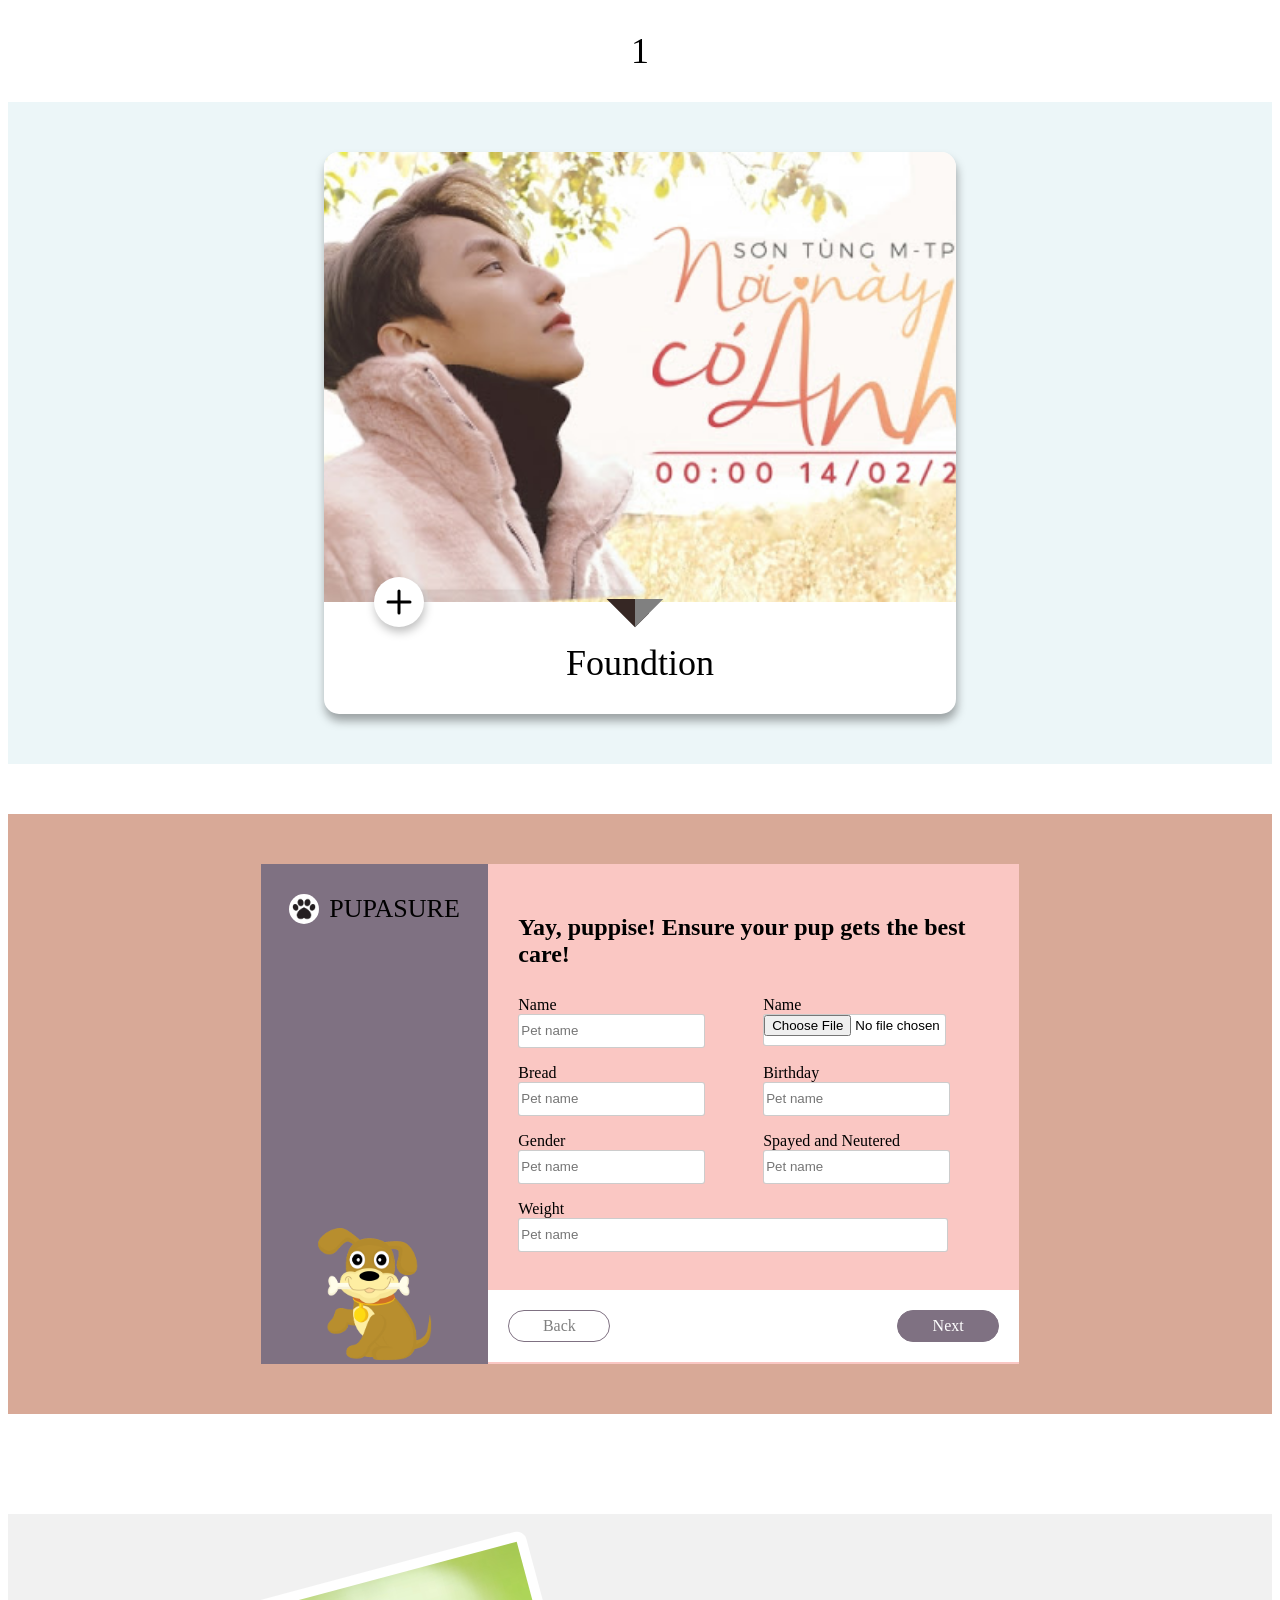
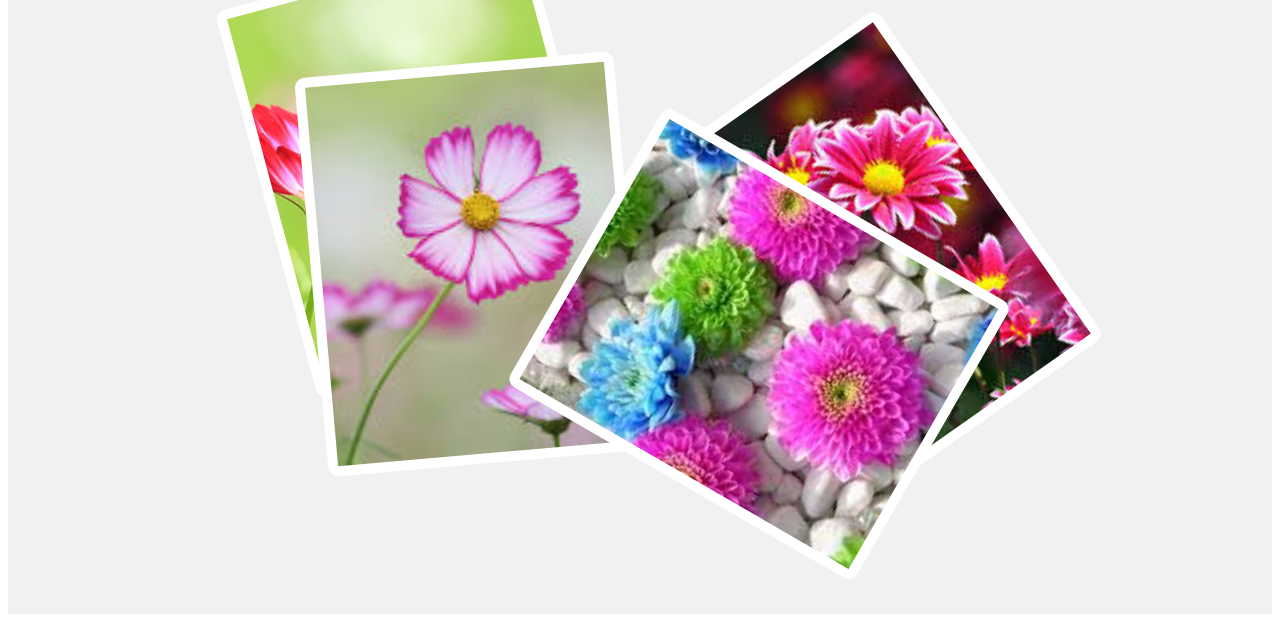
<file: buoi6/index.html>
<!DOCTYPE html>
<html lang="en">
<head>
    <meta charset="UTF-8">
    <meta name="viewport" content="width=device-width, initial-scale=1.0">
    <title>BTVN BUOI 6</title>
    <link rel="stylesheet" href="./assets/css/style.css">
</head>
<body>
    <h2 class="title_default">1</h2>
    <div class="section_cardfoundation">
        <div class="element_card">
            <div class="img">
                <img src="./assets/img/1.jpg" alt="">
                <div class="text_content">
                    <a href="" title="">read</a>
                </div>
            </div>
            <div class="text">
                <h3><a href="#" title="">foundtion</a></h3>
            </div>
            <div class="btn_seemore">
            </div>
        </div>
    </div>

    <div class="section_form_pet">
        <div class="element_form_pet">
            <div class="img_pet">
                <div class="title">
                    <p><img src="assets/img/2.jpeg" alt=""></p>
                    <p>pupasure</p>
                </div>
                <div class="img">
                    <img src="assets/img/1.png" alt="">
                </div>
            </div>

            <div class="form_info">
                <div class="box_info">
                    <h2 class="heading">Yay, puppise! Ensure your pup gets the best care!</h2>
                    <div class="box_input box_input_part">
                        <p>Name</p>
                        <input type="text" name="" placeholder="Pet name">
                    </div>
                    <div class="box_input box_input_part">
                        <p>Name</p>
                        <input type="file" name="" placeholder="Upload photo">
                    </div>
                    <div class="box_input box_input_part">
                        <p>Bread</p>
                        <input type="text" name="" placeholder="Pet name">
                    </div>
                    <div class="box_input box_input_part">
                        <p>Birthday</p>
                        <input type="text" name="" placeholder="Pet name">
                    </div>
                    <div class="box_input box_input_part">
                        <p>Gender</p>
                        <input type="text" name="" placeholder="Pet name">
                    </div>
                    <div class="box_input box_input_part">
                        <p>Spayed and Neutered</p>
                        <input type="text" name="" placeholder="Pet name">
                    </div>
                    <div class="box_input box_input_pull">
                        <p>Weight</p>
                        <input type="text" name="" placeholder="Pet name">
                    </div>
                </div>

                <div class="btn_info_form">
                    <a href="" class="btn btn_prev" title="">Back</a>
                    <a href="" class="btn btn_next" title="">Next</a>
                </div>
            </div>
        </div>
    </div>

    <div class="section_gallery">
        <div class="element_gallery">
            <div class="img">
                <img src="assets/img/4.jpg" alt="">
            </div>
            <div class="img">
                <img src="assets/img/5.jpg" alt="">
            </div>
            <div class="img">
                <img src="assets/img/6.jpg" alt="">
            </div>
            <div class="img">
                <img src="assets/img/7.jpg" alt="">
            </div>
        </div>
    </div>
   
</body>
</html>
</file>
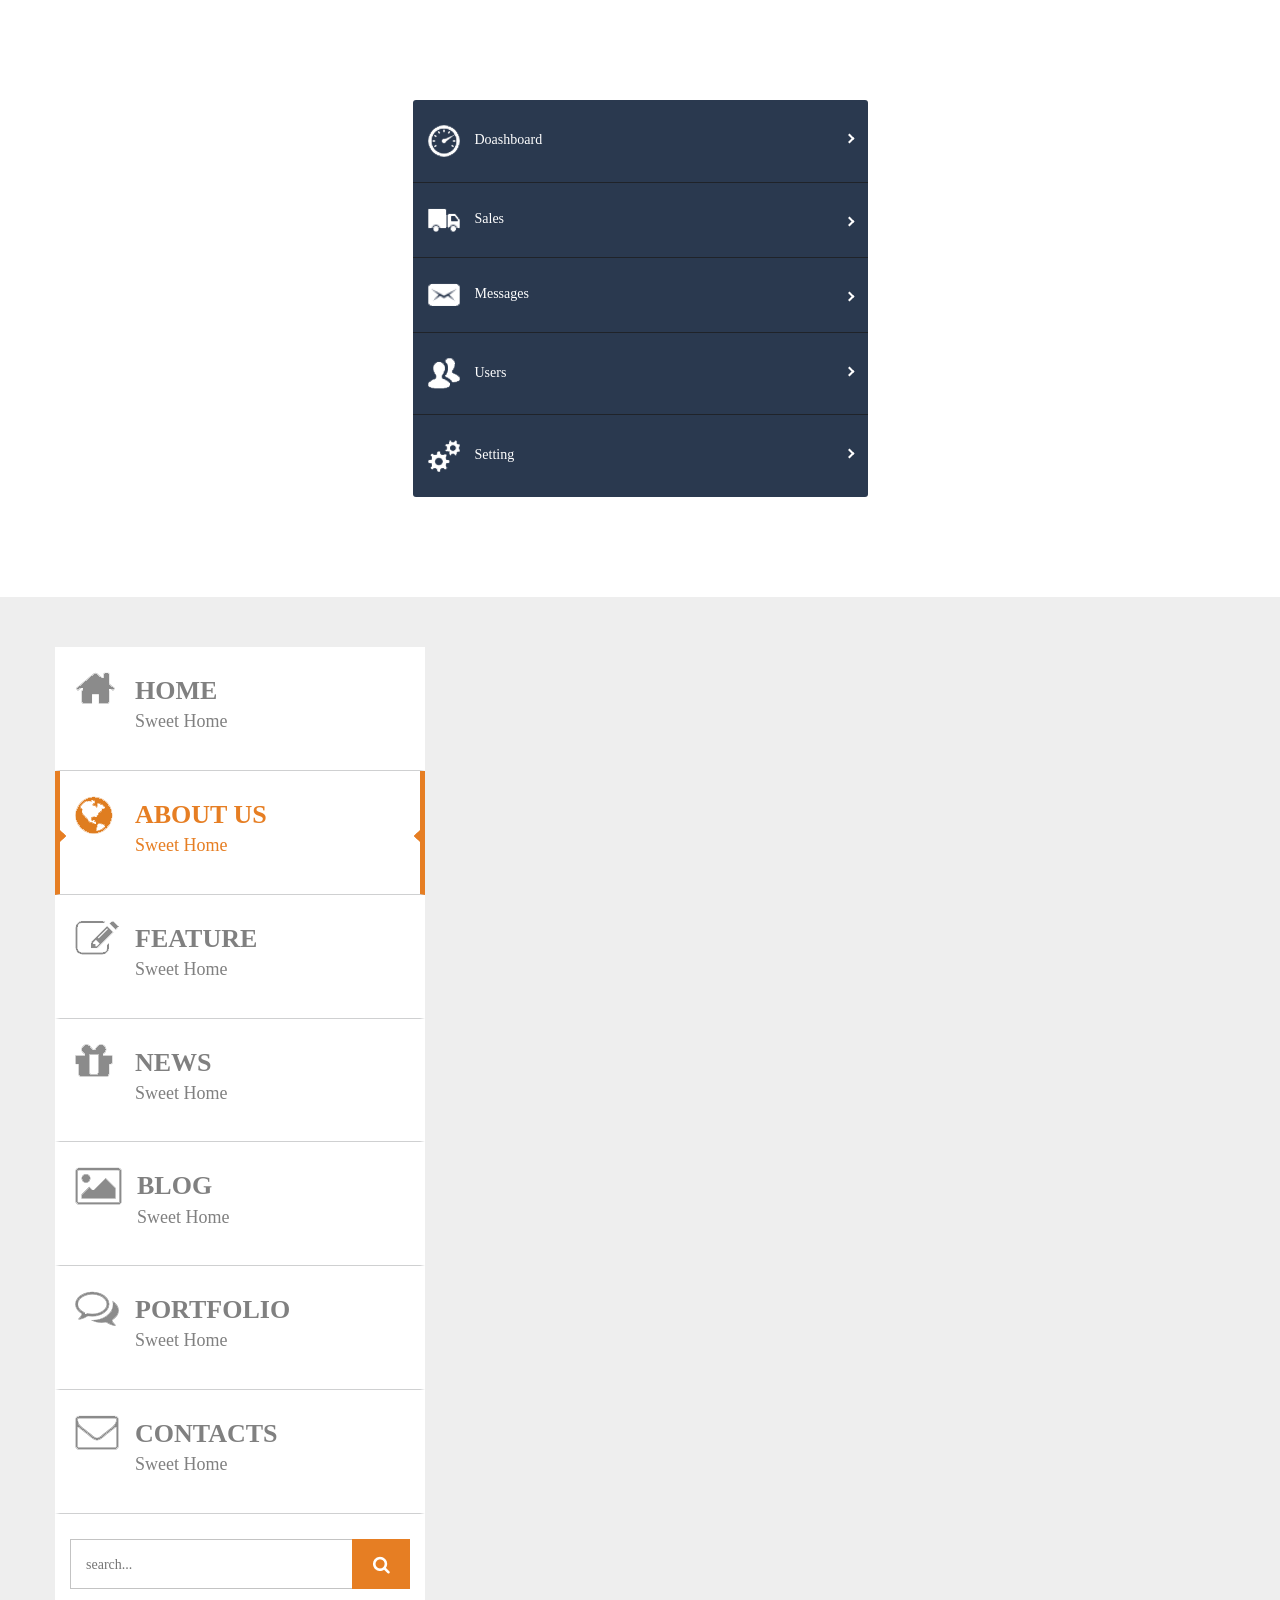
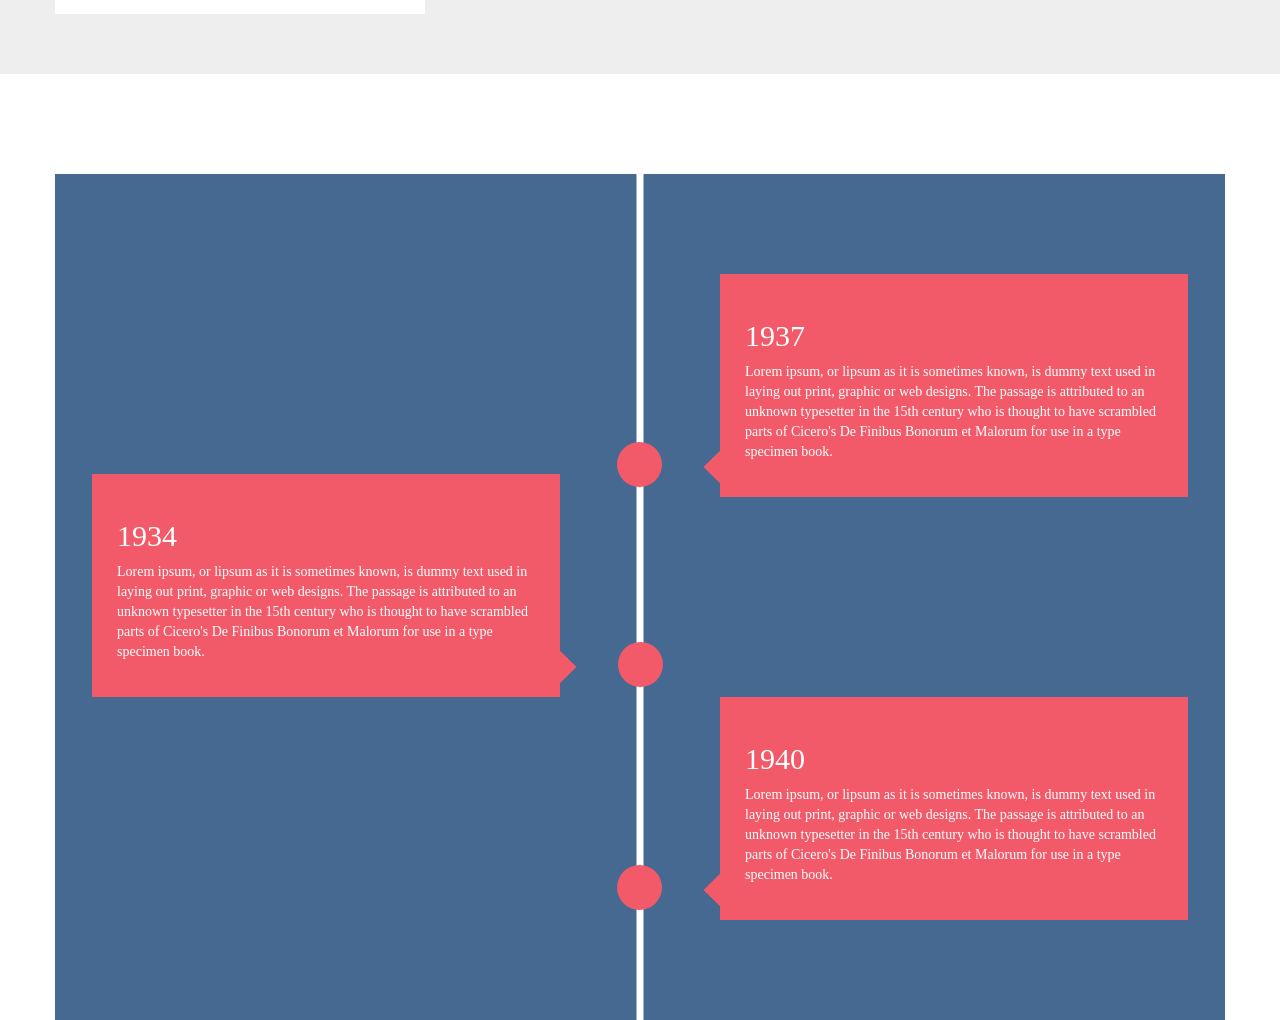
<file: unit14/index.html>
<!DOCTYPE html>
<html lang="en">
<head>
    <meta charset="UTF-8">
    <meta name="viewport" content="width=device-width, initial-scale=1.0">
    <title>Unit 14</title>
    <link rel="stylesheet" href="./assets/css/style.css">
    <link rel="stylesheet" type="text/css" href="./assets/bootstrap/css/bootstrap.css">
    <script src="./assets/js/jquery.min.js" type="text/javascript"></script>
</head>
<body>
    
    <!-- lesson 1 -->
    <div class="section_header">
    	<div class="container">
    		<div class="row">
    			<div class="element_main_menu">
    				<ul class="main_menu use_mobi">
    					<li class="hightline">
    						<a href="" title=""> <img src="./assets/img/1.png" alt="">Doashboard</a>
    						<ul class="submenu">
    							<li><a href="" title="">Tool</a></li>
    							<li><a href="" title="">Reports</a></li>
    							<li><a href="" title="">Analytics</a></li>
    							<li><a href="" title="">Code blocks</a></li>
    						</ul>
    					</li>

    					<li class="hightline">
    						<a href="" title=""> <img src="./assets/img/2.png" alt="">Sales</a>
    						<ul class="submenu">
    							<li><a href="" title="">Nrew Sales</a></li>
    							<li><a href="" title="">Expired Sales</a></li>
    							<li><a href="" title="">Sales reports</a></li>
    							<li><a href="" title="">Deliveries</a></li>
    						</ul>
    					</li>

    					<li class="hightline">
    						<a href="" title=""> <img src="./assets/img/3.png" alt="">Messages</a>
    						<ul class="submenu">
    							<li><a href="" title="">Inbox</a></li>
    							<li><a href="" title="">Outbox</a></li>
    							<li><a href="" title="">Sent</a></li>
    							<li><a href="" title="">Archived</a></li>
    						</ul>
    					</li>

    					<li class="hightline">
    						<a href="" title=""> <img src="./assets/img/4.png" alt="">Users</a>
    						<ul class="submenu">
    							<li><a href="" title="">New user</a></li>
    							<li><a href="" title="">User Group</a></li>
    							<li><a href="" title="">Permissions</a></li>
    							<li><a href="" title="">Password</a></li>
    						</ul>
    					</li>

    					<li class="hightline">
    						<a href="" title=""> <img src="./assets/img/5.png" alt="">Setting</a>
    						<ul class="submenu">
    							<li><a href="" title="">Database</a></li>
    							<li><a href="" title="">Design</a></li>
    							<li><a href="" title="">Change user</a></li>
    							<li><a href="" title="">Log Out</a></li>
    						</ul>
    					</li>
    				</ul>
    			</div>
    		</div>
    	</div>
    </div>

    <!-- lesson 2 -->
    <div class="section_header_style_2">
    	<div class="container">
    		<div class="row">
    			<div class="element_main_menu_style_2">
    				<ul class="main_menu_style_2 use_mobi">
    					<li class="hightline">
    						<a href="" title=""> <img src="./assets/img/11.png" alt=""><p>Home<span>Sweet home</span></p></a>
    						<ul class="submenu">
    							<li><a href="" title="">Tool</a></li>
    							<li><a href="" title="">Reports</a></li>
    							<li><a href="" title="">Analytics</a></li>
    							<li><a href="" title="">Code blocks</a></li>
    						</ul>
    					</li>

    					<li class="hightline active">
    						<a href="" title=""> <img src="./assets/img/12.png" alt=""><p>About us<span>Sweet home</span></p></a>
    						<ul class="submenu">
    							<li><a href="" title=""><img src="./assets/img/13.png" alt="">Nrew Sales</a></li>
    							<li><a href="" title=""><img src="./assets/img/14.png" alt="">Expired Sales</a></li>
    							<li><a href="" title=""><img src="./assets/img/15.png" alt="">Sales reports</a></li>
    							<li><a href="" title=""><img src="./assets/img/16.png" alt="">Deliveries</a></li>
    						</ul>
    					</li>

    					<li class="hightline">
    						<a href="" title=""> <img src="./assets/img/13.png" alt=""><p>Feature<span>Sweet home</span></p></a>
    						<ul class="submenu">
    							<li><a href="" title=""><img src="./assets/img/17.png" alt="">Inbox</a></li>
    							<li><a href="" title=""><img src="./assets/img/18.png" alt="">Outbox</a></li>
    							<li><a href="" title=""><img src="./assets/img/19.png" alt="">Sent</a></li>
    							<li><a href="" title=""><img src="./assets/img/12.png" alt="">Archived</a></li>
    						</ul>
    					</li>

    					<li class="hightline">
    						<a href="" title=""> <img src="./assets/img/14.png" alt=""><p>news<span>Sweet home</span></p></a>
    						<ul class="submenu">
    							<li><a href="" title=""><img src="./assets/img/12.png" alt="">New user</a></li>
    							<li><a href="" title=""><img src="./assets/img/12.png" alt="">User Group</a></li>
    							<li><a href="" title=""><img src="./assets/img/12.png" alt="">Permissions</a></li>
    							<li><a href="" title=""><img src="./assets/img/12.png" alt="">Password</a></li>
    						</ul>
    					</li>

    					<li class="hightline">
    						<a href="" title=""> <img src="./assets/img/15.png" alt=""><p>blog<span>Sweet home</span></p></a>
    						<ul class="submenu">
    							<li><a href="" title=""><img src="./assets/img/15.png" alt="">Database</a></li>
    							<li>
    								<a href="" title=""><img src="./assets/img/12.png" alt="">Out team</a>
    								<ul>
    									<li><a href="" title=""><img src="./assets/img/13.png" alt="">leyla Sparker</a></li>
    									<li>
    										<a href="" title=""><img src="./assets/img/14.png" alt="">Gleb Ismailov</a>
    										<ul>
    											<li><a href="" title=""><img src="./assets/img/15.png" alt="">About</a></li>
    											<li><a href="" title=""><img src="./assets/img/16.png" alt="">Skill</a></li>
    										</ul>
    									</li>
    									<li><a href="" title=""><img src="./assets/img/17.png" alt="">Skill</a></li>
    								</ul>
    							</li>
    							<li><a href="" title=""><img src="./assets/img/16.png" alt="">Change user</a></li>
    							<li><a href="" title=""><img src="./assets/img/17.png" alt="">Log Out</a></li>
    						</ul>
    					</li>

    					<li class="hightline">
    						<a href="" title=""> <img src="./assets/img/16.png" alt=""><p>portfolio<span>Sweet home</span></p></a>
    						<ul class="submenu">
    							<li><a href="" title=""><img src="./assets/img/16.png" alt="">Inbox</a></li>
    							<li><a href="" title=""><img src="./assets/img/17.png" alt="">Outbox</a></li>
    							<li><a href="" title=""><img src="./assets/img/18.png" alt="">Sent</a></li>
    							<li><a href="" title=""><img src="./assets/img/12.png" alt="">Archived</a></li>
    						</ul>
    					</li>

    					<li class="hightline">
    						<a href="" title=""> <img src="./assets/img/17.png" alt=""><p>contacts<span>Sweet home</span></p></a>
    						<ul class="submenu">
    							<li><a href="" title=""><img src="./assets/img/12.png" alt="">New user</a></li>
    							<li><a href="" title=""><img src="./assets/img/14.png" alt="">User Group</a></li>
    							<li><a href="" title=""><img src="./assets/img/13.png" alt="">Permissions</a></li>
    							<li><a href="" title=""><img src="./assets/img/17.png" alt="">Password</a></li>
    						</ul>
    					</li>

    					<li class="search">
    						<form>
    							<span><input type="text" name="" placeholder="search..."></span>
    							<a href="" title="" class="btn btn_search"><img src="./assets/img/search.png" alt=""></a>
    						</form>
    					</li>
    				</ul>
    			</div>
    		</div>
    	</div>
    </div>


    <!-- lesson 3 -->
    <div class="section_timeline">
    	<div class="container">
    		<div class="row">
    			<div class="element_timeline">
    				<div class="box_item">
    					<div class="item">
    						<h2>1934</h2>
	    					<p>Lorem ipsum, or lipsum as it is sometimes known, is dummy text used in laying out print, graphic or web designs. The passage is attributed to an unknown typesetter in the 15th century who is thought to have scrambled parts of Cicero's De Finibus Bonorum et Malorum for use in a type specimen book.</p>
    					</div>
    				</div>
    				<div class="box_item">
    					<div class="item">
    						<h2>1937</h2>
	    					<p>Lorem ipsum, or lipsum as it is sometimes known, is dummy text used in laying out print, graphic or web designs. The passage is attributed to an unknown typesetter in the 15th century who is thought to have scrambled parts of Cicero's De Finibus Bonorum et Malorum for use in a type specimen book.</p>
    					</div>
    				</div>
    				<div class="box_item">
    					<div class="item">
    						<h2>1940</h2>
	    					<p>Lorem ipsum, or lipsum as it is sometimes known, is dummy text used in laying out print, graphic or web designs. The passage is attributed to an unknown typesetter in the 15th century who is thought to have scrambled parts of Cicero's De Finibus Bonorum et Malorum for use in a type specimen book.</p>
    					</div>
    				</div>
    			</div>
    		</div>
    	</div>
    </div>

   <script type="text/javascript" src="./assets/js/custom.js"></script>
</body>
</html>
</file>
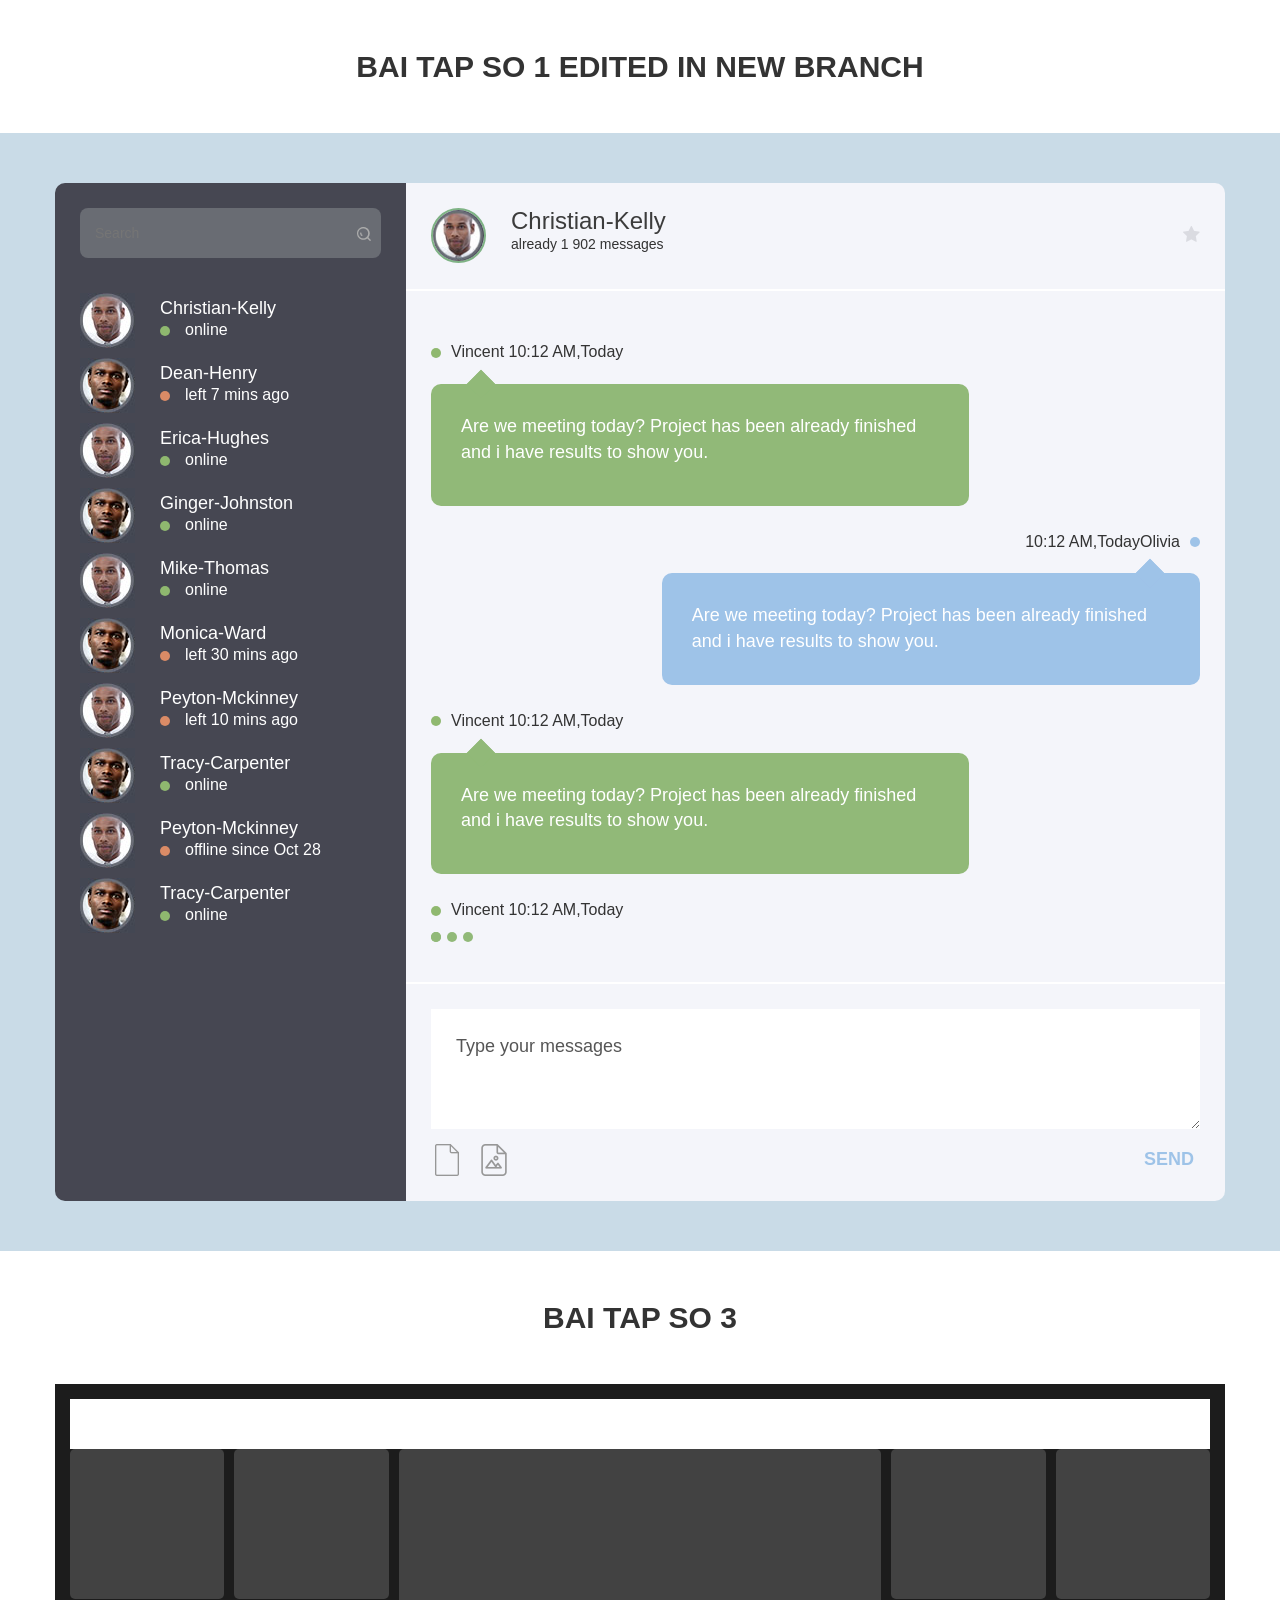
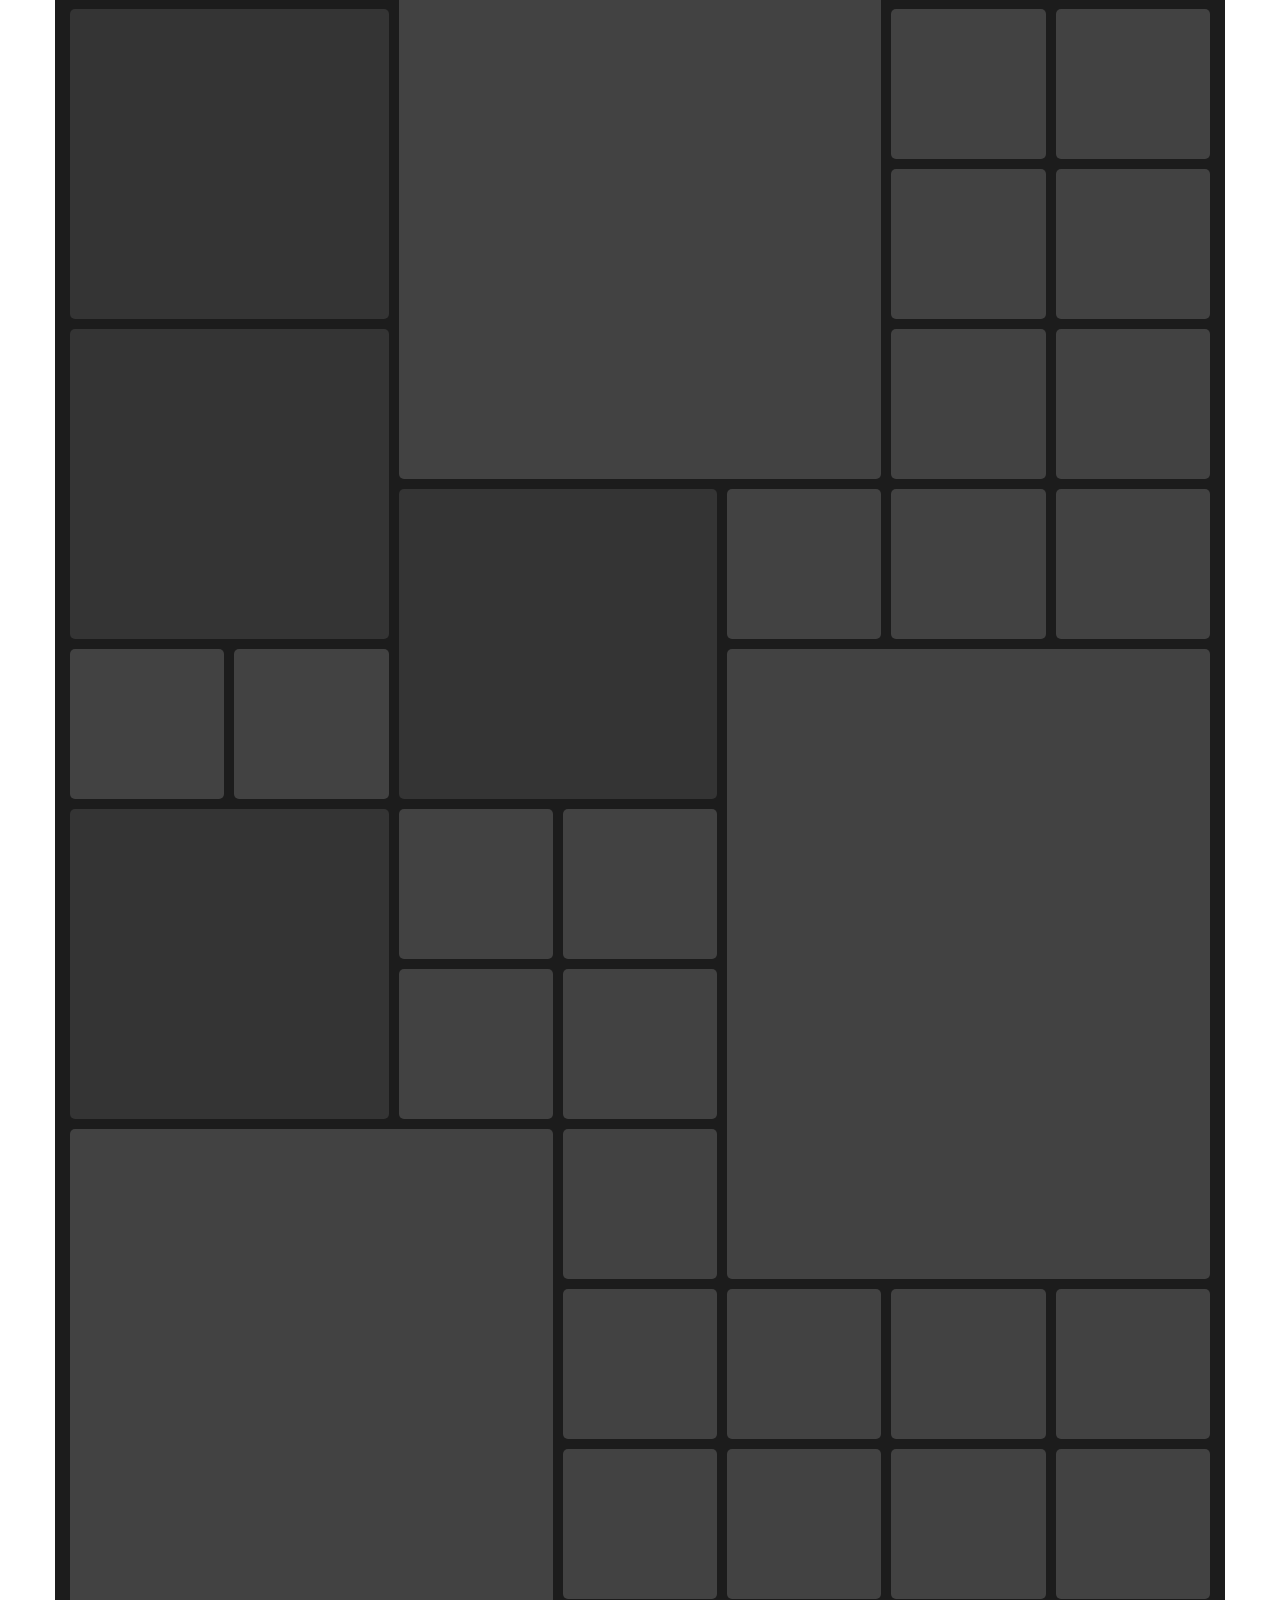
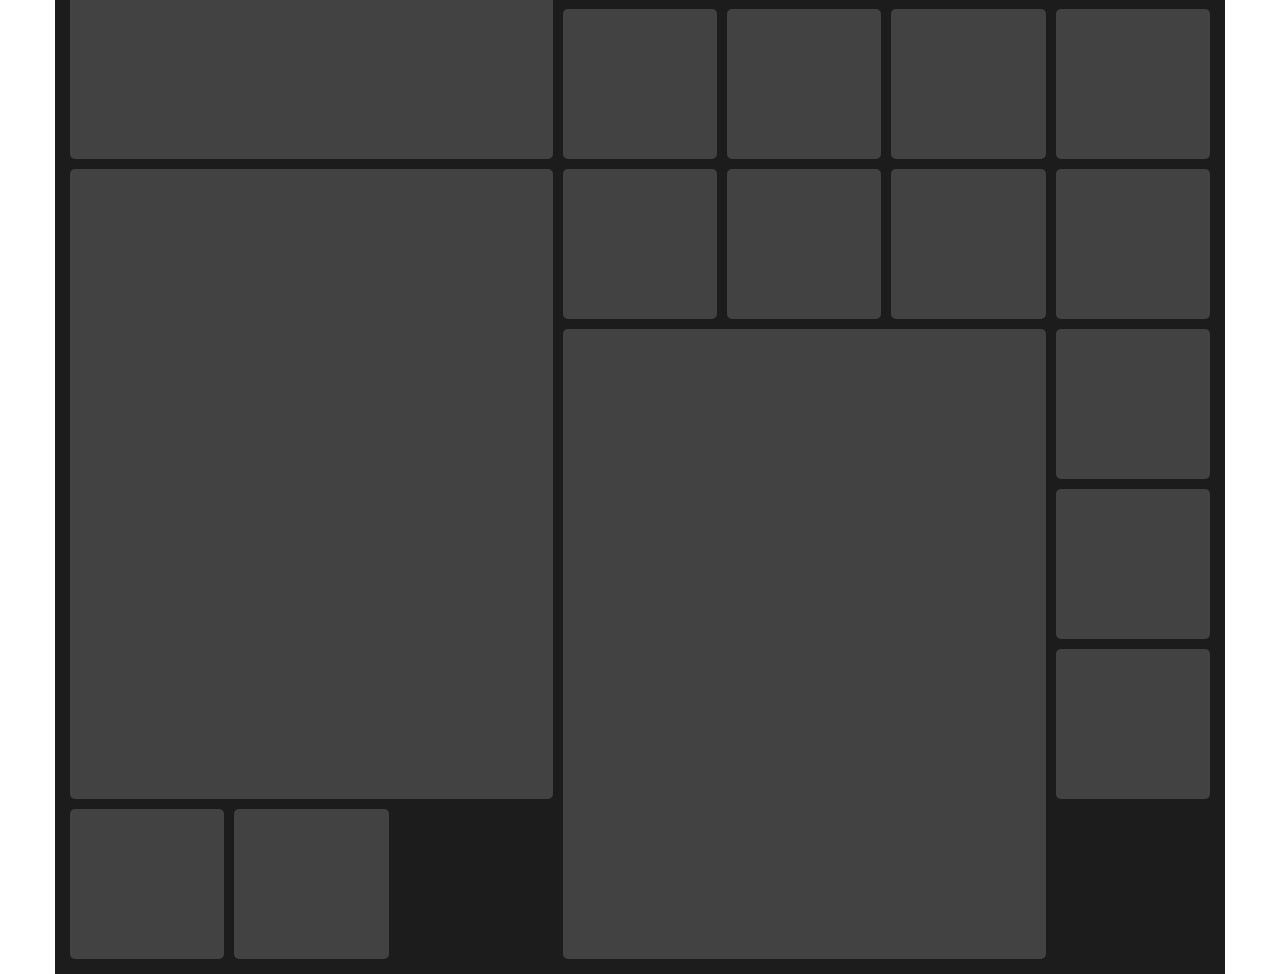
<file: unit7/index.html>
<!DOCTYPE html>
<html lang="en">
<head>
    <meta charset="UTF-8">
    <meta name="viewport" content="width=device-width, initial-scale=1.0">
    <title>UNIT 7 Edited in test use github bash</title>
    <link rel="stylesheet" href="./assets/css/style.css">
    <link rel="stylesheet" href="./assets/bootstrap3/css/bootstrap.min.css">
    <link rel="stylesheet" href="./assets/bootstrap3/css/bootstrap-theme.min.css">
    <link rel="stylesheet" href="https://maxcdn.bootstrapcdn.com/font-awesome/4.4.0/css/font-awesome.min.css">
</head>
<body>
    <div class="page_title">
        <h2> BAI TAP SO 1 EDITED IN NEW BRANCH</h2>
    </div>
    <div class="section_chat_group">
        <div class="container">
            <div class="row">
                <div class="element_chat_group">
                    <div class="list_name">
                        <form class="search">
                            <input type="text" name="" placeholder="Search">
                            <span><a href="" title=""> <img src="./assets/img/search.png" alt="search"> </a></span>
                        </form>
                        <div class="list">
                            <div class="item">
                                <div class="img">
                                    <img src="./assets/img/christian-kelly.jpg" alt="">
                                </div>
                                <div class="name">
                                    <h3><a href="" title="">christian-kelly</a></h3>
                                    <p class="online ">online</p>
                                </div>
                            </div>

                            <div class="item">
                                <div class="img">
                                    <img src="./assets/img/dean-henry.jpg" alt="">
                                </div>
                                <div class="name">
                                    <h3><a href="" title="">dean-henry</a></h3>
                                    <p class="offline">left 7 mins ago</p>
                                </div>
                            </div>

                            <div class="item">
                                <div class="img">
                                    <img src="./assets/img/christian-kelly.jpg" alt="">
                                </div>
                                <div class="name">
                                    <h3><a href="" title="">erica-hughes</a></h3>
                                    <p class="online">online</p>
                                </div>
                            </div>
                            
                            <div class="item">
                                <div class="img">
                                    <img src="./assets/img/dean-henry.jpg" alt="">
                                </div>
                                <div class="name">
                                    <h3><a href="" title="">ginger-johnston</a></h3>
                                    <p class="online">online</p>
                                </div>
                            </div>

                            <div class="item">
                                <div class="img">
                                    <img src="./assets/img/christian-kelly.jpg" alt="">
                                </div>
                                <div class="name">
                                    <h3><a href="" title="">mike-thomas</a></h3>
                                    <p class="online">online</p>
                                </div>
                            </div>
                            
                            <div class="item">
                                <div class="img">
                                    <img src="./assets/img/dean-henry.jpg" alt="">
                                </div>
                                <div class="name">
                                    <h3><a href="" title="">monica-ward</a></h3>
                                    <p class="offline">left 30 mins ago</p>
                                </div>
                            </div>

                            <div class="item">
                                <div class="img">
                                    <img src="./assets/img/christian-kelly.jpg" alt="">
                                </div>
                                <div class="name">
                                    <h3><a href="" title="">peyton-mckinney</a></h3>
                                    <p class="offline">left 10 mins ago</p>
                                </div>
                            </div>
                            
                            <div class="item">
                                <div class="img">
                                    <img src="./assets/img/dean-henry.jpg" alt="">
                                </div>
                                <div class="name">
                                    <h3><a href="" title="">tracy-carpenter</a></h3>
                                    <p class="online">online</p>
                                </div>
                            </div>

                            <div class="item">
                                <div class="img">
                                    <img src="./assets/img/christian-kelly.jpg" alt="">
                                </div>
                                <div class="name">
                                    <h3><a href="" title="">peyton-mckinney</a></h3>
                                    <p class="offline">offline since Oct 28</p>
                                </div>
                            </div>
                            
                            <div class="item">
                                <div class="img">
                                    <img src="./assets/img/dean-henry.jpg" alt="">
                                </div>
                                <div class="name">
                                    <h3><a href="" title="">tracy-carpenter</a></h3>
                                    <p class="online">online</p>
                                </div>
                            </div>
                        </div>
                    </div>

                    <div class="chat_box">
                        <div class="item_chat_now">
                            <div class="img">
                                <img src="./assets/img/christian-kelly.jpg" alt="">
                            </div>
                            <div class="name">
                                <h3><a href="" title="">christian-kelly</a></h3>
                                <p>already 1 902 messages</p>
                            </div>
                            <i class="fas fa-star"><!-- f005 --></i>
                        </div>

                        <div class="chat_messages">
                            <div class="chat_friend">
                                <div class="online">
                                    <p>Vincent <span>10:12 AM</span>,<span>Today</span></p>
                                </div>
                                <div class="box_mess">
                                    <p>Are we meeting today? Project has been already finished and i have results to show you.</p>
                                </div>
                            </div>

                            <div class="chat_myseft">
                                <div class="online">
                                    <p><span>10:12 AM</span>,<span>Today</span>Olivia</p>
                                </div>
                                <div class="box_mess">
                                    <p>Are we meeting today? Project has been already finished and i have results to show you.</p>
                                </div>
                            </div>

                            <div class="chat_friend">
                                <div class="online">
                                    <p>Vincent <span>10:12 AM</span>,<span>Today</span></p>
                                </div>
                                <div class="box_mess">
                                    <p>Are we meeting today? Project has been already finished and i have results to show you.</p>
                                </div>
                            </div>

                            <div class="chat_friend">
                                <div class="online">
                                    <p>Vincent <span>10:12 AM</span>,<span>Today</span></p>
                                </div>
                                <div class="lds-ellipsis mess_loading">
                                    <div></div>
                                    <div></div>
                                    <div></div>
                                    <div></div>
                                </div>
                            </div>
                        </div>

                        <div class="item_chat_myseft">
                            <form class="chat_width_friend">
                                <textarea placeholder="Type your messages" name=""></textarea>
                                <div class="item_option">
                                    <span class="file_document">
                                        <img src="./assets/img/file.png" alt="">
                                        <input type="file" name="" id="">
                                    </span>
                                    <span file_image>
                                        <img src="./assets/img/image.png" alt="">
                                        <input type="file" name="" id="">
                                    </span>
                                    <button>SEND</button>
                                </div>
                            </form>
                        </div>
                    </div>
                </div>
            </div>
        </div>
    </div>

    <div class="page_title">
        <h2> BAI TAP SO 3</h2>
    </div>

    <div class="section_grid">
        <div class="container">
            <div class="row">
                <div class="element_grid">
                    <div class="bg_white">
                        
                    </div>
                    <div class="box_grid">
                        <div class="grid_item grid_1">
                        
                        </div>
                        <div class="grid_item grid_1">
                            
                        </div>
                        <div class="grid_item grid_3">
                            
                        </div>
                        <div class="grid_item grid_1">
                            
                        </div>
                        <div class="grid_item grid_1">
                            
                        </div>
                        <div class="grid_item grid_2">
                            
                        </div>
                        <div class="grid_item grid_1">
                            
                        </div>
                        <div class="grid_item grid_1">
                            
                        </div>
                        <div class="grid_item grid_1">
                            
                        </div>
                        <div class="grid_item grid_1">
                            
                        </div>
                        <div class="grid_item grid_2">
                            
                        </div>
                        <div class="grid_item grid_1">
                            
                        </div>
                        <div class="grid_item grid_1">
                            
                        </div>
                        <div class="grid_item grid_2">
                            
                        </div>
                        <div class="grid_item grid_1">
                            
                        </div>
                        <div class="grid_item grid_1">
                            
                        </div>
                        <div class="grid_item grid_1">
                            
                        </div>
                        <div class="grid_item grid_1">
                            
                        </div>
                        <div class="grid_item grid_1">
                            
                        </div>
                        <div class="grid_item grid_3">
                            
                        </div>
                        <div class="grid_item grid_2">
                            
                        </div>
                        <div class="grid_item grid_1">
                            
                        </div>
                        <div class="grid_item grid_1">
                            
                        </div>
                        <div class="grid_item grid_1">
                            
                        </div>
                        <div class="grid_item grid_1">
                            
                        </div>
                        <div class="grid_item grid_3">
                            
                        </div>
                        <div class="grid_item grid_1">
                            
                        </div>
                        <div class="grid_item grid_1">
                            
                        </div>
                        <div class="grid_item grid_1">
                            
                        </div>
                        <div class="grid_item grid_1">
                            
                        </div>
                        <div class="grid_item grid_1">
                            
                        </div>
                        <div class="grid_item grid_1">
                            
                        </div>
                        <div class="grid_item grid_1">
                            
                        </div>
                        <div class="grid_item grid_1">
                            
                        </div>
                        <div class="grid_item grid_1">
                            
                        </div>
                        <div class="grid_item grid_1">
                            
                        </div>
                        <div class="grid_item grid_1">
                            
                        </div>
                        <div class="grid_item grid_1">
                            
                        </div>
                        <div class="grid_item grid_1">
                            
                        </div>
                        <div class="grid_item grid_3">
                            
                        </div>
                        <div class="grid_item grid_1">
                            
                        </div>
                        <div class="grid_item grid_1">
                            
                        </div>
                        <div class="grid_item grid_1">
                            
                        </div>
                        <div class="grid_item grid_1">
                            
                        </div>
                        <div class="grid_item grid_3">
                            
                        </div>
                        <div class="grid_item grid_1">
                            
                        </div>
                        <div class="grid_item grid_1">
                            
                        </div>
                        <div class="grid_item grid_1">
                            
                        </div>
                        <div class="grid_item grid_1">
                            
                        </div>
                        <div class="grid_item grid_1">
                            
                        </div>
                    </div>
                </div>
            </div>
        </div>
    </div>

   
</body>
</html>
</file>
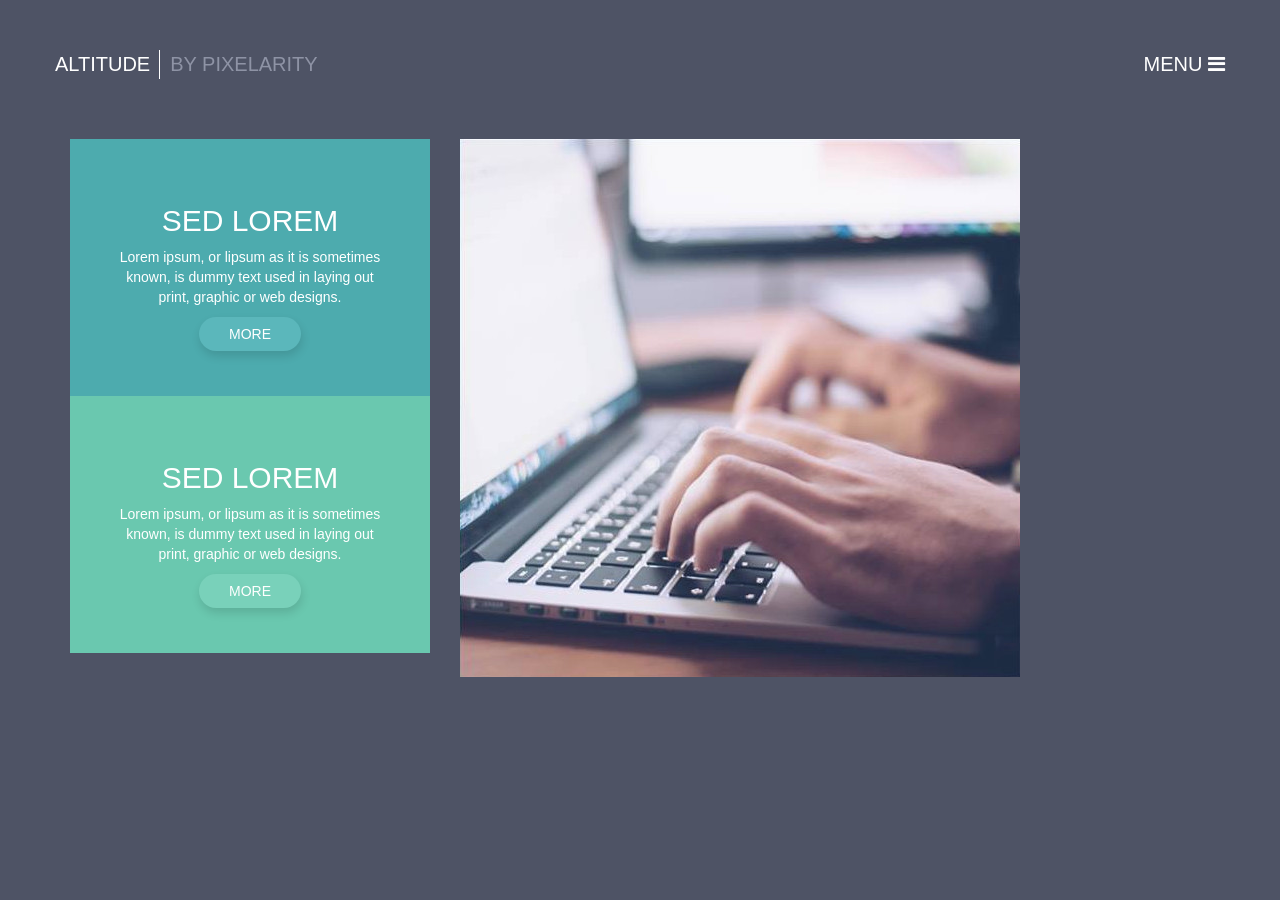
<file: unit7/ex2_bootstrap_3.html>
<!DOCTYPE html>
<html lang="en">
<head>
    <meta charset="UTF-8">
    <meta name="viewport" content="width=device-width, initial-scale=1.0">
    <title>BOOTSTRAP 3</title>
    <link rel="stylesheet" href="./assets/css/style.css">
    <link rel="stylesheet" href="./assets/bootstrap3/css/bootstrap.min.css">
    <link rel="stylesheet" href="./assets/bootstrap3/css/bootstrap-theme.min.css">
    <link rel="stylesheet" href="https://maxcdn.bootstrapcdn.com/font-awesome/4.4.0/css/font-awesome.min.css">
</head>
<body class="bootstrap3_page">
    <div class="section_header">
        <div class="container">
            <div class="row">
                <div class="element_header">
                    <ul class="box_about_link">
                        <li class="active"><a href="" title="">altitude</a></li>
                        <li class="no_active"><a href="" title="">by pixelarity</a></li>
                    </ul>

                    <div class="item_submenu">
                        <p>menu <i class="fas fa-bars"></i></p>
                    </div>
                </div>
            </div>
        </div>
    </div>

    <div class="section_about_us">
        <div class="container">
            <div class="row">
                <div class="col-sx-12 col-sm-4 col-md-4 box_about_item">
                    <div class="box">
                        <h2>sed lorem</h2>
                        <p>Lorem ipsum, or lipsum as it is sometimes known, is dummy text used in laying out print, graphic or web designs.</p>
                        <button>more</button>
                    </div>
                    <div class="box">
                        <h2>sed lorem</h2>
                        <p>Lorem ipsum, or lipsum as it is sometimes known, is dummy text used in laying out print, graphic or web designs.</p>
                        <button>more</button>
                    </div>
                </div>
                <div class="col-sx-12 col-sm-4 col-md-4 box_about_item_large">
                    <img src="./assets/img/about1.jpg" alt="">
                </div>
            </div>
        </div>
    </div>

   
</body>
</html>
</file>
<file: buoi6/assets/css/style.css>
.title_default {
  font-size: 36px;
  font-weight: 500;
  text-align: center;
}

.section_cardfoundation {
  width: 100%;
  background: #ecf6f8;
  padding: 50px 0;
}

.element_card {
  position: relative;
  background: #fff;
  border-radius: 15px;
  overflow: hidden;
  width: 50%;
  margin: auto;
  box-shadow: 1px 7px 10px #00000057;
}
.element_card .img {
  width: 100%;
  height: 450px;
  overflow: hidden;
  position: relative;
}
.element_card .img img {
  width: 100%;
  height: 100%;
  object-fit: cover;
}
.element_card .img .text_content {
  position: absolute;
  background: #00000063;
  width: 100%;
  height: 100%;
  top: 0;
  left: 0;
  opacity: 0;
}
.element_card .img .text_content a {
  position: absolute;
  top: 50%;
  left: 50%;
  color: #fff;
  font-size: 36px;
  text-align: center;
  text-decoration: none;
  text-transform: uppercase;
  font-weight: 400;
  transform: translate(-50%, -50%);
}
.element_card .img .text_content a:hover {
  text-decoration: none;
  color: #fff;
}
.element_card .text {
  width: 100%;
  position: relative;
  padding: 40px 0 30px 0;
}
.element_card .text:before {
  content: "";
  position: absolute;
  width: 0px;
  height: 0px;
  background: transparent;
  transform: rotateZ(45deg);
  left: 46%;
  top: -20%;
  border-bottom: 20px solid #362724;
  border-right: 20px solid grey;
  border-top: 20px solid transparent;
  border-left: 20px solid transparent;
}
.element_card .text h3 {
  text-align: center;
  margin: 0;
}
.element_card .text h3 a {
  font-size: 36px;
  color: #000;
  text-align: center;
  text-decoration: none;
  text-transform: capitalize;
  font-weight: 400;
}
.element_card .text h3 a:hover {
  text-decoration: none;
}
.element_card .btn_seemore {
  position: absolute;
  bottom: 87px;
  left: 50px;
  width: 50px;
  height: 50px;
  background: #fff;
  border-radius: 100%;
  box-shadow: 1px 5px 10px #00000040;
}
.element_card .btn_seemore:before {
  content: "";
  position: absolute;
  width: 3px;
  height: 25px;
  background: #000;
  display: block;
  border-radius: 5px;
  top: 50%;
  left: 50%;
  transform: translate(-50%, -50%);
}
.element_card .btn_seemore:after {
  content: "";
  position: absolute;
  width: 25px;
  height: 3px;
  background: #000;
  display: block;
  border-radius: 5px;
  top: 50%;
  left: 50%;
  transform: translate(-50%, -50%);
}
.element_card:hover {
  cursor: pointer;
}
.element_card:hover .img img {
  transform: scale(1.2);
  transition: 0.5s;
}
.element_card:hover .text_content {
  opacity: 1;
  transition: 0.5s;
}
.element_card:hover .text h3 a {
  color: #a20008;
  transition: 0.5s;
}

.section_form_pet {
  background: #d8a997;
  margin: 50px 0 100px 0;
  padding: 50px 0;
}
.section_form_pet .element_form_pet {
  width: 60%;
  margin: auto;
  overflow: hidden;
}
.section_form_pet .element_form_pet .img_pet {
  background: #7f7182;
  width: 30%;
  float: left;
  height: 500px;
  position: relative;
}
.section_form_pet .element_form_pet .img_pet .title {
  display: flex;
  justify-content: center;
  margin-top: 30px;
}
.section_form_pet .element_form_pet .img_pet .title p {
  margin: 0 5px;
  text-transform: uppercase;
  font-size: 26px;
}
.section_form_pet .element_form_pet .img_pet .title p img {
  width: 30px;
  border-radius: 100%;
}
.section_form_pet .element_form_pet .img_pet .img {
  position: absolute;
  bottom: 0;
  left: 50%;
  transform: translate(-50%, 0);
}
.section_form_pet .element_form_pet .img_pet .img img {
  max-width: 100%;
}
.section_form_pet .element_form_pet .form_info {
  width: 70%;
  float: left;
  background: #fac7c3;
  height: 500px;
}
.section_form_pet .element_form_pet .form_info .box_info {
  padding: 30px;
  display: flex;
  justify-content: space-between;
  flex-flow: row wrap;
}

.box_input {
  margin: 8px 0;
  width: 48%;
}
.box_input p {
  margin: 0;
}
.box_input input {
  height: 30px;
  border: 1px solid #80808066;
  border-radius: 3px;
  width: 80%;
  background: #fff;
}
.box_input_pull {
  width: 100%;
}
.box_input_pull input {
  width: 90%;
  background: #fff;
}

.btn_info_form {
  display: flex;
  flex-flow: row wrap;
  justify-content: space-between;
  background: #fff;
  padding: 20px;
}
.btn_info_form .btn {
  width: 100px;
  height: 30px;
  border-radius: 40px;
  border: 1px solid #7f7182;
  text-align: center;
  line-height: 30px;
  text-decoration: none;
  color: grey;
}
.btn_info_form .btn_next {
  background: #7f7182;
  color: #fff;
}

.section_gallery {
  background-color: #f1f1f1;
}
.section_gallery .element_gallery {
  width: 60%;
  margin: auto;
  padding: 50px 0;
  height: 600px;
  position: relative;
}
.section_gallery .element_gallery .img {
  position: absolute;
  width: 300px;
  height: 380px;
  overflow: hidden;
  background: #fff;
  padding: 10px;
  border-radius: 10px;
}
.section_gallery .element_gallery .img:hover {
  z-index: 1000;
  transition: 0.5s;
  box-shadow: px 5px 10px #00000030;
  cursor: pointer;
}
.section_gallery .element_gallery .img:nth-child(1) {
  transform: rotate(-15deg);
}
.section_gallery .element_gallery .img:nth-child(2) {
  transform: rotate(-5deg);
  top: 150px;
  left: 50px;
}
.section_gallery .element_gallery .img:nth-child(3) {
  transform: rotate(-35deg);
  top: 150px;
  right: 0px;
}
.section_gallery .element_gallery .img:nth-child(4) {
  transform: rotate(-60deg);
  top: 230px;
  right: 100px;
}
.section_gallery .element_gallery .img img {
  width: 100%;
  height: 100%;
  object-fit: cover;
}
</file>
<file: unit14/assets/css/style.css>
a:hover {
  text-decoration: none;
}

.section_header {
  margin-top: 100px;
}

.element_main_menu {
  width: 100%;
}

.main_menu {
  width: 455px;
  overflow: hidden;
  margin: auto;
  padding: 0;
  list-style: none;
  border-radius: 3px;
}
.main_menu > li {
  background: #2a394f;
  padding: 25px 0;
  border-bottom: 1px solid #1f2329;
  transition: 0.5s;
}
.main_menu > li:last-child {
  border-bottom: none;
}
.main_menu > li:hover {
  background: #212e40;
}
.main_menu > li > a {
  color: #fff;
  text-decoration: none;
  font-family: roboto;
  padding-left: 15px;
}
.main_menu > li > a > img {
  vertical-align: middle;
  margin-right: 15px;
}
.main_menu > li .submenu {
  padding: 0;
  margin-top: 25px;
  list-style: none;
  display: none;
  transition: 0.5s;
}
.main_menu > li .submenu > li {
  background: #15a4f9;
  padding: 25px 15px;
  transition: 0.5s;
  border-left: 3px solid transparent;
}
.main_menu > li .submenu > li:hover {
  background: #0b92e3;
  border-left: 3px solid #136ca2;
}
.main_menu > li .submenu > li > a {
  color: #fff;
  padding-left: 15px;
  text-decoration: none;
  font-family: roboto;
  display: block;
  width: 100%;
}
.main_menu li.hightline {
  position: relative;
}
.main_menu li.hightline:before {
  position: absolute;
  content: "";
  width: 7px;
  height: 7px;
  border-top: 2px solid #fff;
  border-right: 2px solid #fff;
  transform: rotateZ(45deg);
  right: 15px;
  top: 35px;
}
.main_menu li.hightline.active {
  padding-bottom: 0;
}
.main_menu li.hightline.active:before {
  border-top: 2px solid #15a4f9;
  border-right: 2px solid #15a4f9;
  transform: rotateZ(135deg);
}
.main_menu li.hightline.active .submenu {
  display: block;
}

.section_timeline {
  margin-top: 100px;
}
.section_timeline .row {
  overflow: hidden;
}

.element_timeline {
  background: #456990;
  overflow: hidden;
  width: 100%;
  padding: 100px 0;
  position: relative;
}
.element_timeline:before {
  position: absolute;
  content: "";
  width: 7px;
  height: 100%;
  background: #fff;
  top: 0;
  left: 50%;
  transform: translate(-50%, 0%);
}
.element_timeline .box_item {
  width: 50%;
  float: left;
  color: #fff;
  margin: auto;
  /*&:nth-child(1) {
    padding-right: 50px;
  }*/
}
.element_timeline .box_item:nth-child(1) {
  position: relative;
}
.element_timeline .box_item:nth-child(1):before {
  position: absolute;
  content: "";
  width: 45px;
  height: 45px;
  border-radius: 100%;
  background: #f35a69;
  right: -23px;
  bottom: 10px;
}
.element_timeline .box_item:nth-child(2), .element_timeline .box_item:nth-child(3) {
  position: relative;
}
.element_timeline .box_item:nth-child(2):before, .element_timeline .box_item:nth-child(3):before {
  position: absolute;
  content: "";
  width: 45px;
  height: 45px;
  border-radius: 100%;
  background: #f35a69;
  left: -23px;
  bottom: 10px;
}
.element_timeline .box_item .item {
  width: 80%;
  background: #f35a69;
  padding: 25px;
  font-family: roboto;
  position: relative;
  transition: 0.5s;
}
.element_timeline .box_item .item:hover {
  box-shadow: 1px 5px 10px grey;
}
.element_timeline .box_item:nth-child(2n+1) {
  margin-top: 200px;
}
.element_timeline .box_item:nth-child(1) .item {
  float: right;
  margin-right: 80px;
}
.element_timeline .box_item:nth-child(1) .item:before {
  position: absolute;
  content: "";
  width: 1px;
  height: 1px;
  background: transparent;
  border-top: 15px solid #f35a69;
  border-right: 15px solid #f35a69;
  border-bottom: 15px solid transparent;
  right: -10px;
  bottom: 15px;
  border-left: 15px solid transparent;
  transform: rotate(45deg);
}
.element_timeline .box_item:nth-child(2) .item, .element_timeline .box_item:nth-child(3) .item {
  margin-left: 80px;
}
.element_timeline .box_item:nth-child(2) .item:before, .element_timeline .box_item:nth-child(3) .item:before {
  position: absolute;
  content: "";
  width: 1px;
  height: 1px;
  background: transparent;
  border-top: 15px solid #f35a69;
  border-right: 15px solid #f35a69;
  border-bottom: 15px solid transparent;
  left: -10px;
  bottom: 15px;
  border-left: 15px solid transparent;
  transform: rotate(-135deg);
}

.section_header_style_2 {
  margin-top: 100px;
  background: #eeeeee;
}

.element_main_menu_style_2 {
  width: 100%;
  padding: 50px 0;
}

.main_menu_style_2 {
  width: 370px;
  padding: 0;
  list-style: none;
  border-radius: 3px;
}
.main_menu_style_2 > li {
  background: #fff;
  padding: 25px 0;
  border-bottom: 1px solid #1f232936;
  transition: 0.5s;
  background: #fff;
  padding: 25px 0;
  border-bottom: 1px solid #1f232936;
  transition: 0.5s;
  border-left: 5px solid transparent;
  border-right: 5px solid transparent;
  position: relative;
}
.main_menu_style_2 > li:last-child {
  border-bottom: none;
}
.main_menu_style_2 > li:hover {
  box-shadow: 0px 0px 9px #00000061;
  border-top: none;
  /*border-left: 5px solid #e67e23;
  border-right: 5px solid #e67e23;*/
}
.main_menu_style_2 > li:hover > a {
  color: #e67e23;
}
.main_menu_style_2 > li:hover > a > img {
  filter: inherit;
}
.main_menu_style_2 > li:hover > a span {
  color: #e67e23;
}
.main_menu_style_2 > li:hover .submenu {
  visibility: visible;
  opacity: 1;
  z-index: 1000;
}
.main_menu_style_2 > li:hover .submenu > li {
  position: relative;
  font-size: 22px;
  border-bottom: 1px solid #1f232936;
}
.main_menu_style_2 > li:hover .submenu > li > a > img {
  filter: grayscale(1);
}
.main_menu_style_2 > li:hover .submenu > li:last-child {
  border: none;
}
.main_menu_style_2 > li:hover .submenu > li:hover {
  box-shadow: none;
}
.main_menu_style_2 > li:hover .submenu > li:hover > a > img {
  filter: inherit;
}
.main_menu_style_2 > li:hover .submenu > li:hover > ul {
  visibility: visible;
  opacity: 1;
  z-index: 1000;
}
.main_menu_style_2 > li:hover .submenu > li:hover:hover > a {
  color: #e67e23;
}
.main_menu_style_2 > li:hover .submenu > li ul {
  background: #fff;
  padding: 0;
  list-style: none;
  border-left: 5px solid #e67e23;
  position: relative;
}
.main_menu_style_2 > li:hover .submenu > li ul:before {
  position: absolute;
  content: "";
  width: 1px;
  height: 1px;
  background: transparent;
  border-top: 5px solid #e67e23;
  border-right: 5px solid #e67e23;
  border-bottom: 5px solid transparent;
  left: -10px;
  top: 60px;
  border-left: 5px solid transparent;
  transform: rotate(-135deg);
}
.main_menu_style_2 > li:hover .submenu > li ul li {
  background: #fff;
  padding: 25px 0;
  border-bottom: 1px solid #1f232936;
  transition: 0.5s;
  background: #fff;
  padding: 25px 0;
  border-bottom: 1px solid #1f232936;
  transition: 0.5s;
  border-left: 5px solid transparent;
  border-right: 5px solid transparent;
  position: relative;
}
.main_menu_style_2 > li:hover .submenu > li ul li > a > img {
  filter: grayscale(1);
}
.main_menu_style_2 > li:hover .submenu > li ul li:hover > a {
  color: #e67e23;
}
.main_menu_style_2 > li:hover .submenu > li ul li:hover > a > img {
  filter: inherit;
}
.main_menu_style_2 > li:hover .submenu > li ul li a {
  color: grey;
  padding-left: 15px;
  font-size: 22px;
  text-transform: capitalize;
}
.main_menu_style_2 > li:hover .submenu > li ul li a:hover {
  text-decoration: none;
}
.main_menu_style_2 > li:hover .submenu > li > ul {
  position: absolute;
  right: -100%;
  width: 100%;
  top: 0;
  visibility: hidden;
  opacity: 0;
  z-index: -100;
}
.main_menu_style_2 > li:hover .submenu > li > ul > li {
  position: relative;
}
.main_menu_style_2 > li:hover .submenu > li > ul > li > a > img {
  filter: grayscale(1);
}
.main_menu_style_2 > li:hover .submenu > li > ul > li:hover > a {
  color: #e67e23;
}
.main_menu_style_2 > li:hover .submenu > li > ul > li:hover > a > img {
  filter: inherit;
}
.main_menu_style_2 > li:hover .submenu > li > ul > li:hover > ul {
  visibility: visible;
  opacity: 1;
  z-index: 1000;
}
.main_menu_style_2 > li:hover .submenu > li > ul > li > ul {
  position: absolute;
  right: -100%;
  width: 100%;
  top: 0;
  visibility: hidden;
  opacity: 0;
  z-index: -100;
}
.main_menu_style_2 > li:hover .submenu > li > ul > li > ul li > a > img {
  filter: grayscale(1);
}
.main_menu_style_2 > li:hover .submenu > li > ul > li > ul li:hover > a {
  color: #e67e23;
}
.main_menu_style_2 > li:hover .submenu > li > ul > li > ul li:hover > a > img {
  filter: inherit;
}
.main_menu_style_2 > li > a {
  color: grey;
  text-decoration: none;
  font-family: roboto;
  padding-left: 15px;
  text-transform: uppercase;
  font-weight: bold;
  display: block;
  transition: 0.5s;
}
.main_menu_style_2 > li > a img {
  filter: grayscale(1);
}
.main_menu_style_2 > li > a p {
  margin-left: 60px;
  font-size: 26px;
}
.main_menu_style_2 > li > a span {
  display: block;
  text-transform: capitalize;
  font-weight: normal;
  transition: 0.5s;
  font-size: 18px;
}
.main_menu_style_2 > li > a > img {
  vertical-align: middle;
  margin-right: 15px;
  float: left;
}
.main_menu_style_2 > li .submenu {
  visibility: hidden;
  opacity: 0;
  z-index: -1000;
  position: absolute;
  border-left: 5px solid #e67e23;
  right: -100%;
  width: 100%;
  top: 0;
  padding: 0;
  list-style: none;
  transition: 0.5s;
}
.main_menu_style_2 > li .submenu:before {
  position: absolute;
  content: "";
  width: 1px;
  height: 1px;
  background: transparent;
  border-top: 5px solid #e67e23;
  border-right: 5px solid #e67e23;
  border-bottom: 5px solid transparent;
  left: -10px;
  top: 60px;
  border-left: 5px solid transparent;
  transform: rotate(-135deg);
}
.main_menu_style_2 > li .submenu > li {
  background: #fff;
  padding: 25px 15px;
  transition: 0.5s;
  border-left: 3px solid transparent;
}
.main_menu_style_2 > li .submenu > li:hover {
  box-shadow: 5px 5px 5px grey;
}
.main_menu_style_2 > li .submenu > li:hover a img {
  filter: inherit;
}
.main_menu_style_2 > li .submenu > li > a {
  color: grey;
  padding-left: 15px;
  text-decoration: none;
  font-family: roboto;
  display: block;
  width: 100%;
}
.main_menu_style_2 > li .submenu > li > a img {
  margin-right: 15px;
  filter: grayscale(1);
}
.main_menu_style_2 li.hightline {
  position: relative;
}
.main_menu_style_2 li.hightline:before {
  position: absolute;
  content: "";
  width: 1px;
  height: 1px;
  background: transparent;
  border-top: 5px solid #e67e23;
  border-right: 5px solid #e67e23;
  border-bottom: 5px solid transparent;
  left: -6px;
  bottom: 43%;
  border-left: 5px solid transparent;
  transform: rotate(45deg);
  opacity: 0;
}
.main_menu_style_2 li.hightline:after {
  position: absolute;
  content: "";
  width: 1px;
  height: 1px;
  background: transparent;
  border-top: 5px solid #e67e23;
  border-right: 5px solid #e67e23;
  border-bottom: 5px solid transparent;
  right: -6px;
  bottom: 43%;
  border-left: 5px solid transparent;
  transform: rotate(-135deg);
  opacity: 0;
}
.main_menu_style_2 li.hightline img {
  margin-right: 15px;
  filter: grayscale(1);
}
.main_menu_style_2 li.hightline:hover a img {
  filter: inherit;
}
.main_menu_style_2 li.hightline.active {
  border-left: 5px solid #e67e23;
  border-right: 5px solid #e67e23;
}
.main_menu_style_2 li.hightline.active a {
  color: #e67e23;
}
.main_menu_style_2 li.hightline.active a img {
  filter: inherit;
  margin-right: 15px;
}
.main_menu_style_2 li.hightline.active:before, .main_menu_style_2 li.hightline.active:after {
  opacity: 1;
}
.main_menu_style_2 li.search {
  border: none;
  padding: 25px 15px;
}
.main_menu_style_2 li.search:before, .main_menu_style_2 li.search:after {
  display: none;
}
.main_menu_style_2 li.search form {
  position: relative;
  overflow: hidden;
}
.main_menu_style_2 li.search form .btn_search {
  position: absolute;
  right: 0;
  top: 0;
  background: #e67e23;
  width: 58px;
  height: 100%;
  border-radius: 0;
}
.main_menu_style_2 li.search form .btn_search img {
  max-width: 100%;
  margin-top: 10px;
}
.main_menu_style_2 li.search input {
  border: 1px solid #80808078;
  width: 100%;
  height: 50px;
  padding: 0 15px;
}
.main_menu_style_2 li.search input::placeholder {
  font-family: roboto;
}
.main_menu_style_2 li.search input:focus {
  outline: 0;
}
.main_menu_style_2 li.search input:focus::placeholder {
  opacity: 0;
}
</file>
<file: unit7/assets/css/style.css>
@charset "UTF-8";
.page_title {
  text-align: center;
  margin: 50px 0;
}
.page_title h2 {
  font-size: 30px;
  font-weight: bold;
}

.section_chat_group {
  background: #c9dbe7;
  padding: 50px 0;
}

.element_chat_group {
  width: 100%;
  display: flex;
  flex-flow: row wrap;
  justify-content: space-between;
  border-radius: 10px;
  overflow: hidden;
}
.element_chat_group .list_name {
  width: 30%;
  background: #464752;
  padding: 25px;
}
.element_chat_group .list_name .search {
  width: 100%;
  position: relative;
  margin-bottom: 35px;
  background: #696c73;
  border-radius: 8px;
  overflow: hidden;
}
.element_chat_group .list_name .search input {
  width: 100%;
  border: none;
  padding: 15px;
  background: #696c73;
}
.element_chat_group .list_name .search input:focus {
  outline: none;
  color: #fff;
}
.element_chat_group .list_name .search input:focus::placeholder {
  opacity: 0;
}
.element_chat_group .list_name .search span {
  position: absolute;
  right: 10px;
  top: 50%;
  transform: translate(0, -50%);
}
.element_chat_group .list_name .search span img {
  filter: grayscale(1);
}
.element_chat_group .chat_box {
  width: 70%;
  background: #f4f5fa;
}

.list .item {
  display: flex;
  flex-flow: row wrap;
  justify-content: flex-start;
  margin: 10px 0;
}
.list .item .img {
  width: 55px;
  height: 55px;
}
.list .item .img img {
  width: 100%;
  height: 100%;
  object-fit: cover;
}
.list .item .name {
  padding-left: 25px;
}
.list .item .name h3 {
  margin: 0;
}
.list .item .name h3 a {
  color: #fff;
  text-transform: capitalize;
  font-size: 18px;
}
.list .item .name h3 a:hover {
  text-decoration: none;
}
.list .item .name p {
  font-size: 16px;
  color: #fff;
  padding-left: 25px;
  margin: 0;
  font-weight: normal;
}
.list .item .name .online {
  position: relative;
}
.list .item .name .online:before {
  position: absolute;
  content: "";
  width: 10px;
  height: 10px;
  background: #8fb86f;
  border-radius: 100%;
  left: 0;
  top: 50%;
  transform: translate(0, -50%);
}
.list .item .name .offline {
  position: relative;
}
.list .item .name .offline:before {
  position: absolute;
  content: "";
  width: 10px;
  height: 10px;
  background: #da8b66;
  border-radius: 100%;
  left: 0;
  top: 50%;
  transform: translate(0, -50%);
}

.item_chat_now {
  display: flex;
  justify-content: flex-start;
  position: relative;
  padding: 25px;
  border-bottom: 2px solid #fff;
}
.item_chat_now .img {
  width: 55px;
  height: 55px;
  overflow: hidden;
  border-radius: 100%;
  border: 2px solid #7fb385;
}
.item_chat_now .img img {
  width: 100%;
  height: 100%;
  object-fit: cover;
}
.item_chat_now .name {
  padding-left: 25px;
}
.item_chat_now .name h3 {
  margin: 0;
}
.item_chat_now .name h3 a {
  color: #3c3c3c;
  text-transform: capitalize;
}
.item_chat_now i {
  position: absolute;
  right: 25px;
  top: 50%;
  transform: translate(0, -50%);
}
.item_chat_now i:before {
  content: "";
  font-family: fontawesome;
  font-style: normal;
  color: #dadbe1;
  font-size: 18px;
}

.chat_messages {
  padding: 25px;
  display: flex;
  flex-flow: row wrap;
}
.chat_messages .chat_friend {
  width: 100%;
  margin-top: 25px;
}
.chat_messages .chat_friend .online {
  width: 100%;
  position: relative;
}
.chat_messages .chat_friend .online:before {
  position: absolute;
  content: "";
  width: 10px;
  height: 10px;
  background: #8fb86f;
  border-radius: 100%;
  left: 0;
  top: 50%;
  transform: translate(0, -50%);
}
.chat_messages .chat_friend .online p {
  font-size: 16px;
  padding-left: 20px;
}
.chat_messages .chat_friend .box_mess {
  background: #91b978;
  padding: 30px;
  border-radius: 10px;
  position: relative;
  width: 70%;
  margin-top: 20px;
}
.chat_messages .chat_friend .box_mess:before {
  position: absolute;
  content: "";
  width: 20px;
  height: 20px;
  background: transparent;
  border-left: 20px solid #91b978;
  border-top: 20px solid #91b978;
  left: 40px;
  top: -10px;
  transform: rotate(45deg);
}
.chat_messages .chat_friend .box_mess p {
  color: #fff;
  font-size: 18px;
}
.chat_messages .chat_myseft {
  width: 100%;
  text-align: right;
  margin-top: 25px;
}
.chat_messages .chat_myseft .online {
  width: 100%;
  position: relative;
}
.chat_messages .chat_myseft .online:before {
  position: absolute;
  content: "";
  width: 10px;
  height: 10px;
  background: #9ec3e8;
  border-radius: 100%;
  right: 0;
  top: 50%;
  transform: translate(0, -50%);
}
.chat_messages .chat_myseft .online p {
  font-size: 16px;
  padding-right: 20px;
  margin: 0;
}
.chat_messages .chat_myseft .box_mess {
  background: #9ec3e8;
  padding: 30px;
  border-radius: 10px;
  position: relative;
  width: 70%;
  float: right;
  margin-top: 20px;
}
.chat_messages .chat_myseft .box_mess:before {
  position: absolute;
  content: "";
  width: 20px;
  height: 20px;
  background: transparent;
  border-left: 20px solid #9ec3e8;
  border-top: 20px solid #9ec3e8;
  right: 40px;
  top: -10px;
  transform: rotate(45deg);
}
.chat_messages .chat_myseft .box_mess p {
  color: #fff;
  font-size: 18px;
  text-align: left;
  margin: 0;
}

.lds-ellipsis {
  display: inline-block;
  position: relative;
  width: 80px;
  height: 20px;
}

.lds-ellipsis div {
  position: absolute;
  top: 0px;
  width: 10px;
  height: 10px;
  border-radius: 50%;
  background: #91b978;
  animation-timing-function: cubic-bezier(0, 1, 1, 0);
}

.lds-ellipsis div:nth-child(1) {
  left: 0px;
  animation: lds-ellipsis1 0.6s infinite;
}

.lds-ellipsis div:nth-child(2) {
  left: 0px;
  animation: lds-ellipsis2 0.6s infinite;
}

.lds-ellipsis div:nth-child(3) {
  left: 16px;
  animation: lds-ellipsis2 0.6s infinite;
}

.lds-ellipsis div:nth-child(4) {
  left: 32px;
  animation: lds-ellipsis3 0.6s infinite;
}

@keyframes lds-ellipsis1 {
  0% {
    transform: scale(0);
  }
  100% {
    transform: scale(1);
  }
}
@keyframes lds-ellipsis3 {
  0% {
    transform: scale(1);
  }
  100% {
    transform: scale(0);
  }
}
@keyframes lds-ellipsis2 {
  0% {
    transform: translate(0, 0);
  }
  100% {
    transform: translate(24px, 0);
  }
}
.item_chat_myseft {
  border-top: 2px solid #fff;
  padding: 25px;
}
.item_chat_myseft form {
  width: 100%;
}
.item_chat_myseft form textarea {
  width: 100%;
  border: none;
  height: 120px;
  background: #fff;
  padding: 25px;
}
.item_chat_myseft form textarea::placeholder {
  color: #565656;
  font-size: 18px;
}
.item_chat_myseft form textarea:focus {
  outline: 0;
}
.item_chat_myseft form textarea:focus::placeholder {
  opacity: 0;
}
.item_chat_myseft form .item_option {
  display: flex;
  flex-flow: row wrap;
  justify-content: flex-start;
  margin-top: 10px;
}
.item_chat_myseft form .item_option button {
  margin-left: auto;
  border: none;
  background: transparent;
  color: #9ec3e8;
  text-transform: uppercase;
  font-weight: bold;
  font-size: 18px;
}
.item_chat_myseft form .item_option span {
  position: relative;
  width: 32px;
  height: 32px;
  overflow: hidden;
  margin-right: 15px;
}
.item_chat_myseft form .item_option span img {
  width: 100%;
  height: 100%;
  object-fit: contain;
}
.item_chat_myseft form .item_option span input {
  position: absolute;
  top: 50%;
  left: 0;
  transform: translate(0, -50%);
  background: transparent;
  color: transparent;
  opacity: 0;
}

.section_grid .element_grid {
  padding: 15px;
  background: #1c1c1c;
}
.section_grid .element_grid .bg_white {
  background: #fff;
  width: 100%;
  height: 50px;
}
.section_grid .element_grid .box_grid {
  width: 100%;
  display: grid;
  grid-gap: 10px;
  grid-template-columns: repeat(7, minmax(50px, 1fr));
  grid-auto-rows: 150px;
  grid-auto-flow: dense;
  overflow: hidden;
}
.section_grid .element_grid .box_grid .grid_item {
  border-radius: 5px;
}
.section_grid .element_grid .box_grid .grid_1 {
  grid-column: span 1;
  grid-row: span 1;
  overflow: hidden;
  background: #424242;
}
.section_grid .element_grid .box_grid .grid_2 {
  grid-column: span 2;
  grid-row: span 2;
  overflow: hidden;
  background: #343434;
}
.section_grid .element_grid .box_grid .grid_3 {
  grid-column: span 3;
  grid-row: span 4;
  overflow: hidden;
  background: #424242;
}

/* css bai 2 su dung bootstrap 3 */
body.bootstrap3_page {
  background: #4e5365;
}

.element_header {
  display: flex;
  flex-flow: row wrap;
  justify-content: space-between;
  padding: 50px 0;
}
.element_header .box_about_link {
  padding: 0;
  list-style: none;
  display: flex;
}
.element_header .box_about_link li {
  margin-right: 20px;
  position: relative;
}
.element_header .box_about_link li:before {
  position: absolute;
  content: "";
  width: 1px;
  height: 100%;
  background: #fff;
  right: -10px;
  top: 0;
}
.element_header .box_about_link li a {
  color: #8e93a5;
  text-transform: uppercase;
  font-size: 20px;
}
.element_header .box_about_link li a:hover {
  text-decoration: none;
}
.element_header .box_about_link li:last-child:before {
  display: none;
}
.element_header .box_about_link li.active a {
  color: #fff;
}
.element_header .item_submenu p {
  color: #fff;
  text-transform: uppercase;
  font-size: 20px;
}
.element_header .item_submenu p i:before {
  content: "";
  font-family: fontawesome;
  font-style: normal;
}

.box_about_item {
  padding: 0;
}
.box_about_item .box {
  text-align: center;
  color: #fff;
  padding: 45px;
}
.box_about_item .box h2 {
  text-transform: uppercase;
}
.box_about_item .box button {
  border: none;
  border-radius: 25px;
  padding: 7px 30px;
  box-shadow: 1px 5px 10px #00000020;
  text-transform: uppercase;
}
.box_about_item .box:first-child {
  background: #4dabae;
}
.box_about_item .box:first-child button {
  background: #5bb7bb;
}
.box_about_item .box:last-child {
  background: #6ac8af;
}
.box_about_item .box:last-child button {
  background: #79d1ba;
}

.section_about_us .container .row {
  display: flex;
  flex-flow: row wrap;
}

.box_about_item_large {
  padding: 0;
}
</file>
